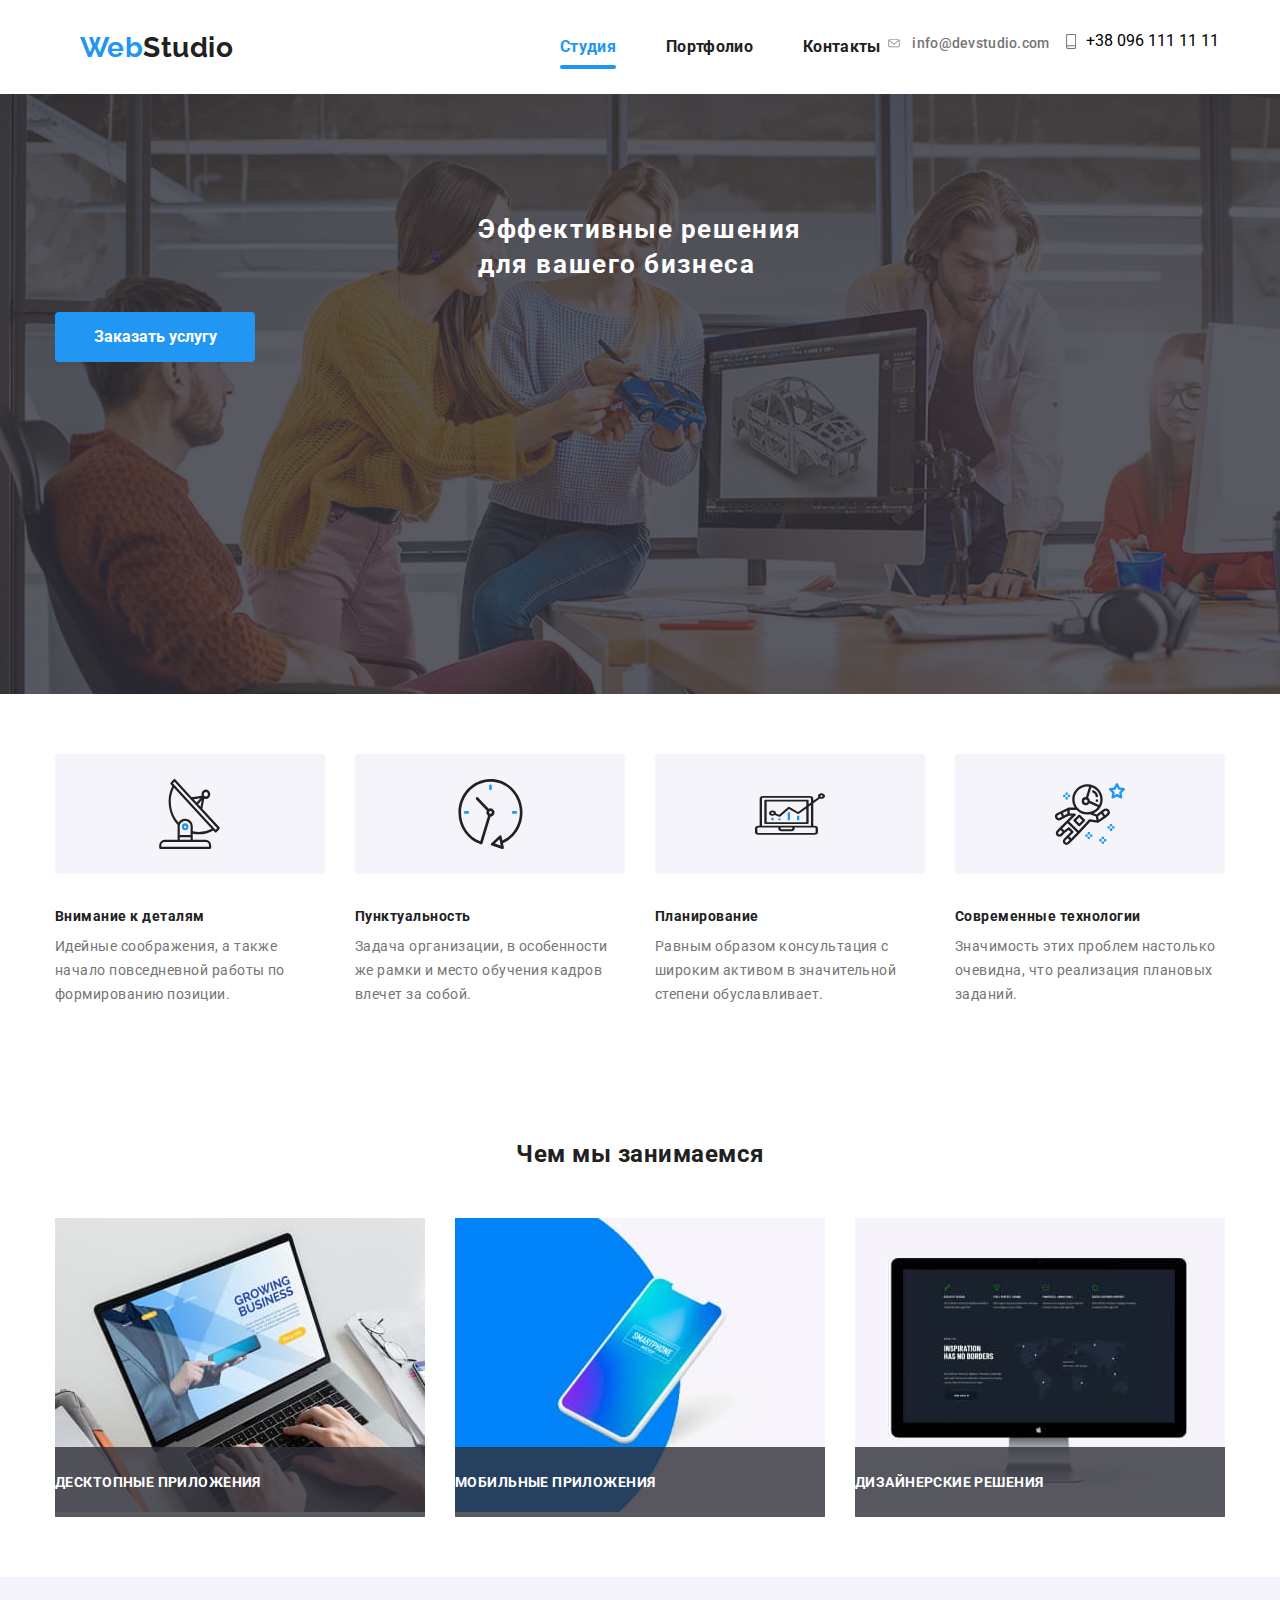
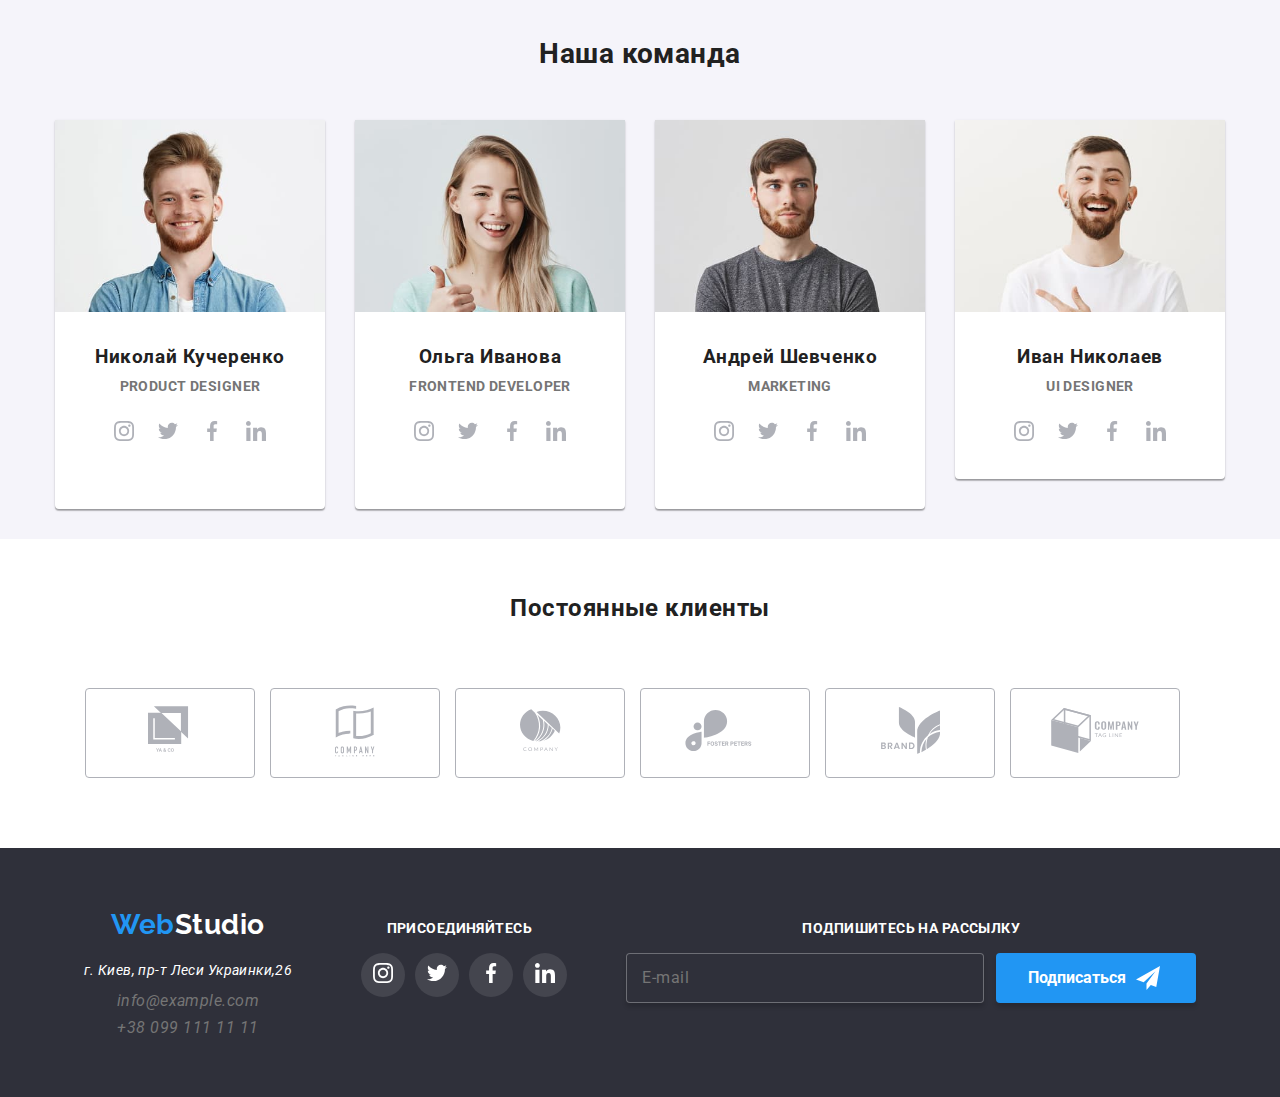
<file: index.html>
<!DOCTYPE html>
<html lang="ru">
  <head>
    <meta charset="UTF-8" />
    <meta name="viewport" content="width=device-width, initial-scale=1.0" />
    <title>Homework#1</title>
    <link href="https://fonts.googleapis.com/css2?family=Raleway:wght@400;700&family=Roboto:wght@400;700;900&display=swap" rel="stylesheet">
    <link rel="stylesheet" href="https://cdnjs.cloudflare.com/ajax/libs/modern-normalize/0.6.0/modern-normalize.min.css">
    <link rel="stylesheet" href="./css/main.min.css">
  </head>
  <body>
    <!-- header -->
      <header>
        <div class="header">
            <div class="container">
              <nav class="nav">
                <a class="logo" href="./index.html">Web<span class="black-logo">Studio</span></a>
                <button type="button" class="menu-button is-open" aria-expanded="false" aria-controls="menu-container"
                  data-menu-button>
                  <svg width="24px" height="24px" aria-label="menu-button">
                    <use class="icon-menu" href="./img/sprite3.svg#icon-menu_24px"></use>
                    <use class="icon-close" href="./img/sprite3.svg#icon-close_24px"></use>
                  </svg>
                </button>
                <div class="menu-container" id="menu-container" data-menu>
                <ul class="list-nav">
                  <li><a class="nav-text current " href="">Студия</a></li>
                  <li><a class="nav-text " href="./portfolio.html">Портфолио</a></li>
                  <li><a class="nav-text " href="">Контакты</a></li>
                </ul>
              <address class="flex adress">
                <div>
                  <button class="mail-button">
                    <svg class="mail-button-icon">
                      <use href="./img/sprite2.svg#icon-envelope"></use>
                    </svg>
                    <a class="e-mail-address" href="info@devstudio.com">info@devstudio.com</a>
                  </button>
                  <button class="mail-button">
                    <svg class="phone-icon">
                      <use href="./img/sprite2.svg#icon-phone"></use>
                    </svg>
                    <span>+38 096 111 11 11</span>
                  </button>
                </div>
              </address>
            </div>
            </nav>
          </div>
          </div>
      </header>
    <main>
    <!-- решения для бизнеса -->
      <section class="overlay thumb">
        <div class="container hero">
          
          <h1  class="hero-title">Эффективные решения <br> для вашего бизнеса</h1>
            <button data-modal-open class="button primary">Заказать услугу</button>
              <div data-modal class="backdrop is-hidden">
                <div class="modal">
                  <h1 class="modal-title">Оставьте свои данные, мы вам перезвоним</h1>
                    <form class="form">
                      <svg data-modal-close  class="icon-cross">
                        <use href="./img/sprite3.svg#icon-cross"></use>
                      </svg>
                      <ul>
                        <li class="form-field">
                          <input class="space" type="text" name="name" id="name" placeholder=" ">
                          <label class="label" for="name">Имя</label>
                          <svg class="name icon">
                            <use href="./img/sprite3.svg#icon-name"></use>
                          </svg>
                        </li>
                        <li class="form-field">
                          <input class="space" type="text" name="tel" id="tel" placeholder=" ">
                          <label class="label" for="tel">Телефон</label>
                          <svg class="tel icon">
                            <use href="./img/sprite3.svg#icon-phone2"></use>
                          </svg>
                        </li>
                        <li class="form-field">
                          <input class="space" type="text" name="e-mail" id="e-mail" placeholder=" ">
                          <label class="label" for="e-mail">Почта</label>
                          <svg class="e-mail icon">
                            <use href="./img/sprite3.svg#icon-e-mail"></use>
                          </svg>
                        </li>
                      </ul>
                      <div class="comment">
                        <input class="comment-space" type="text" name="comment" id="comment">
                        <label class="label-comment" for="comment">Комментарий</label>
                      </div>
                      <div>
                        <label class="accept">
                          <input type="checkbox" name="checkbox">
                          <span class="accept-icon">Соглашаюсь с рассылкой и принимаю <a class="accent" href="">Условия договора</a></span>
                        </label>
                      </div>
                    
                  <button class="button primary">Отправить</button>
                  </form>
                </div>
              </div>
        </div>
      </section>
        <section class="section">
          <div class="container">
            <h2 class="no-margin opacity">Наши преимущества</h2>
              <ul class="set">
                <li class="set-items">
                  <svg class="antenna"></svg>
                  
                    <h3 class="section-title">Внимание к деталям</h3>
                      <p class="paragraph">
                      Идейные соображения, а также начало повседневной работы по
                        формированию позиции.
                    </p>
                </li>
                <li class="set-items">
                  <svg class="clock"></svg>
                  
                    <h3 class="section-title">Пунктуальность</h3>
                      <p class="paragraph">
                        Задача организации, в особенности же рамки и место обучения кадров
                        влечет за собой.
                      </p>
                </li>
                <li class="set-items">
                  <svg class="diagram"></svg>
                  
                    <h3 class="section-title">Планирование</h3>
                      <p class="paragraph">
                        Равным образом консультация с широким активом в значительной
                        степени обуславливает.
                      </p>
                </li>
                <li class="set-items">
                  <svg class="astronaut"></svg>
                  
                    <h3 class="section-title">Современные технологии</h3>
                      <p class="paragraph">
                        Значимость этих проблем настолько очевидна, что реализация
                        плановых заданий.
                      </p>
                  </li>
                </ul>
            </div>
        </section>
    <!-- чем мы занимаемся -->
      <section class="section activity">
        <div class="container">
          <h2>Чем мы занимаемся</h2>
          <ul class="flex center just-cont">
            <li>
              
                <a href="">
                  <div class="section-item">
                <img srcset="./img/images/activity1.jpg 1x,
                        ./img/images/activity1@2x.jpg 2x"
                  src="./img/images/activity1.jpg" 
                  alt="Десктопные приложения"
                  width="370px" />
                <p class="section-text">Десктопные приложения</p>
              </div>
              </a>
            </li>
            <li>
              <a href="">
                <div class="section-item">
                <img
                srcset="./img/images/activity2.jpg 1x,
                        ./img/images/activity2@2x.jpg 2x"
                  src="./img/images/activity2.jpg"
                  alt="Мобильные приложения"
                  width="370px"/>
                <p class="section-text">Мобильные приложения</p>
              </div>
              </a>
            </li>
            <li>
              <a href="">
                <div class="section-item">
                <img
                  srcset="./img/images/activity3.jpg 1x,
                        ./img/images/activity3@2x.jpg 2x"
                  src="./img/images/activity3.jpg"
                  alt="Дизайнерские решения"
                  width="370px"/>
                  <p class="section-text">Дизайнерские решения</p>
                </div>
                </a>
            </li>
          </ul>
        </div>
      </section>
    <!-- наша команда -->
      <section class="team-background">
        <div class="container">
          <h2 class="our-team">Наша команда</h2>
          <ul class="set" lang="en">
            <li class="white-background set-items">
              <a href="">
                <img class="photo" srcset="./img/images/member1.jpg 1x,
                                          ./img/images/member1@2x.jpg 2x," 
                                          src="./img/images/member1.jpg" alt="Николай Кучеренко"
                                          width="450px" 
                                          /></a>
              <h3 class="interactive black-text">Николай Кучеренко</h3>
              <h4 class="position">Product Designer</h4>
              <ul class="social-links">
                <li>
                  <button class="social">
                    <svg class="social-icon">
                    <use href="./img/sprite.svg#icon-instagram"></use>
                    </svg>
                  </button>
                </li>
                <li>
                <button class="social">
                  <svg class="social-icon">
                    <use href="./img/sprite.svg#icon-twitter"></use>
                  </svg>
                </button>
                </li>
                <li>
                  <button class="social">
                    <svg class="social-icon">
                      <use href="./img/sprite.svg#icon-facebook"></use>
                    </svg>
                  </button>
                </li>
                <li>
                  <button class="social">
                    <svg class="social-icon">
                      <use href="./img/sprite.svg#icon-linkedin"></use>
                    </svg>
                  </button>
                </li>
              </ul>
            </li>
            <li class="white-background set-items">
              <a href="">
                <img class="photo" srcset="./img/images/member2.jpg 1x,
                                          ./img/images/member2@2x.jpg 2x" src="./img/images/member2.jpg" alt="Ольга Иванова"
                  width="450px" /></a>
              <h3 class="interactive black-text">Ольга Иванова</h3>
              <h4 class="position">Frontend Developer</h4>
              <ul class="social-links">
                <li>
                  <button class="social">
                    <svg class="social-icon">
                      <use href="./img/sprite.svg#icon-instagram"></use>
                    </svg>
                  </button>
                </li>
                <li>
                  <button class="social">
                    <svg class="social-icon">
                      <use href="./img/sprite.svg#icon-twitter"></use>
                    </svg>
                  </button>
                </li>
                <li>
                  <button class="social">
                    <svg class="social-icon">
                      <use href="./img/sprite.svg#icon-facebook"></use>
                    </svg>
                  </button>
                </li>
                <li>
                  <button class="social">
                    <svg class="social-icon">
                      <use href="./img/sprite.svg#icon-linkedin"></use>
                    </svg>
                  </button>
                </li>
              </ul>
            </li>
            <li class="white-background set-items">
              <a href="">
                <img class="photo"
                srcset="./img/images/member3.jpg 1x,
                        ./img/images/member3@2x.jpg 2x"
                    src="./img/images/member3.jpg" alt="Андрей Шевченко" width="450px"
              /></a>
              <h3 class="interactive black-text">Андрей Шевченко</h3>
              <h4 class="position">Marketing</h4>
              <ul class="social-links">
                <li>
                  <button class="social">
                    <svg class="social-icon">
                      <use href="./img/sprite.svg#icon-instagram"></use>
                    </svg>
                  </button>
                </li>
                <li>
                  <button class="social">
                    <svg class="social-icon">
                      <use href="./img/sprite.svg#icon-twitter"></use>
                    </svg>
                  </button>
                </li>
                <li>
                  <button class="social">
                    <svg class="social-icon">
                      <use href="./img/sprite.svg#icon-facebook"></use>
                    </svg>
                  </button>
                </li>
                <li>
                  <button class="social">
                    <svg class="social-icon">
                      <use href="./img/sprite.svg#icon-linkedin"></use>
                    </svg>
                  </button>
                </li>
              </ul>
            </li>
          <li class="white-background set-items">
              <a href="">
                <img class="photo" 
                    srcset="./img/images/member4.jpg 1x,
                            ./img/images/member4@2x.jpg 2x" 
                      src="./img/images/member4.jpg" alt="Иван Николаев"
                  width="450px" /></a>
              <h3 class="interactive black-text">Иван Николаев</h3>
              <h4 class="position">UI Designer</h4>
              <ul class="social-links">
                <li>
                  <button class="social">
                    <svg class="social-icon">
                      <use href="./img/sprite.svg#icon-instagram"></use>
                    </svg>
                  </button>
                </li>
                <li>
                  <button class="social">
                    <svg class="social-icon">
                      <use href="./img/sprite.svg#icon-twitter"></use>
                    </svg>
                  </button>
                </li>
                <li>
                  <button class="social">
                    <svg class="social-icon">
                      <use href="./img/sprite.svg#icon-facebook"></use>
                    </svg>
                  </button>
                </li>
                <li>
                  <button class="social">
                    <svg class="social-icon">
                      <use href="./img/sprite.svg#icon-linkedin"></use>
                    </svg>
                  </button>
                </li>
              </ul>
            </li>
          </ul>
        </div>
      </section>
    <!-- постоянные клиенты -->
      <section>
        <div class="clients-container">
        <h2>Постоянные клиенты</h2>
        <ul class="clients">
          <li>
            <button class="button-client">
              <svg class="button-icon-one">
              <use href="./img/sprite.svg#icon-logo1"></use>
              </svg>
            </button>
          </li>
          <li>
            <button class="button-client">
              <svg class="button-icon-two">
                <use href="./img/sprite.svg#icon-logo2"></use>
              </svg>
            </button>
          </li>
          <li>
            <button class="button-client">
              <svg class="button-icon-three">
                <use href="./img/sprite.svg#icon-logo3"></use>
              </svg>
            </button>
          </li>
          <li>
            <button class="button-client">
              <svg class="button-icon-four">
                <use href="./img/sprite.svg#icon-logo4"></use>
              </svg>
            </button>
          </li>
          <li>
          <button class="button-client">
            <svg class="button-icon-five">
              <use href="./img/sprite.svg#icon-logo5"></use>
            </svg>
          </button>
          </li>
          <li>
            <button class="button-client">
              <svg class="button-icon-six">
                <use href="./img/sprite.svg#icon-logo6"></use>
              </svg>
            </button>
          </li>
        </ul>
        </div>
      </section>
    </main>
    <!-- футер -->
    <footer class="bgcolor">
        <div class="container set">
          <div class="footer-address">
            <a class="logo" href="./index.html">Web<span class="white">Studio</span></a>
              <address>
                <ul>
                  <li class="text-address">г. Киев, пр-т Леси Украинки,26</li>
                  <li class="mail-address">info@example.com</li>
                  <li class="phone-number">+38 099 111 11 11</li>
                </ul>
              </address>
          </div>
          <div class="join">
            <h4>присоединяйтесь</h4>
          <ul class="flex social-links">
            <li>
              <button class="social-footer">
                <svg class="social-footer-icon">
                  <use href="./img/sprite.svg#icon-instagram"></use>
                </svg>
              </button>
            </li>
            <li>
              <button class="social-footer">
                <svg class="social-footer-icon">
                  <use href="./img/sprite.svg#icon-twitter"></use>
                </svg>
              </button>
            </li>
            <li>
              <button class="social-footer">
                <svg class="social-footer-icon">
                  <use href="./img/sprite.svg#icon-facebook"></use>
                </svg>
              </button>
            </li>
            <li>
              <button class="social-footer">
                <svg class="social-footer-icon">
                  <use href="./img/sprite.svg#icon-linkedin"></use>
                </svg>
              </button>
            </li>
          </ul>
          </div>
          <div class="subscribe-section">
            <h4 class="footer">Подпишитесь на рассылку</h4>
            
            <form class="e-mail-button"  action="e-mail">
              <input class="subscribe" type="text" name="e-mail" placeholder=" " >
              <label class="e-mail" for="e-mail">E-mail</label>
              
            
              <button class="send ">Подписаться
                <svg class="send-icon">
                  <use href="./img/sprite3.svg#icon-icon-send"></use>
                </svg>
              </button>
            </form>
          
        </div>
        </div>
    </footer>
    <script src="./js/modal.js"></script>
  </body>
</html>
</file>
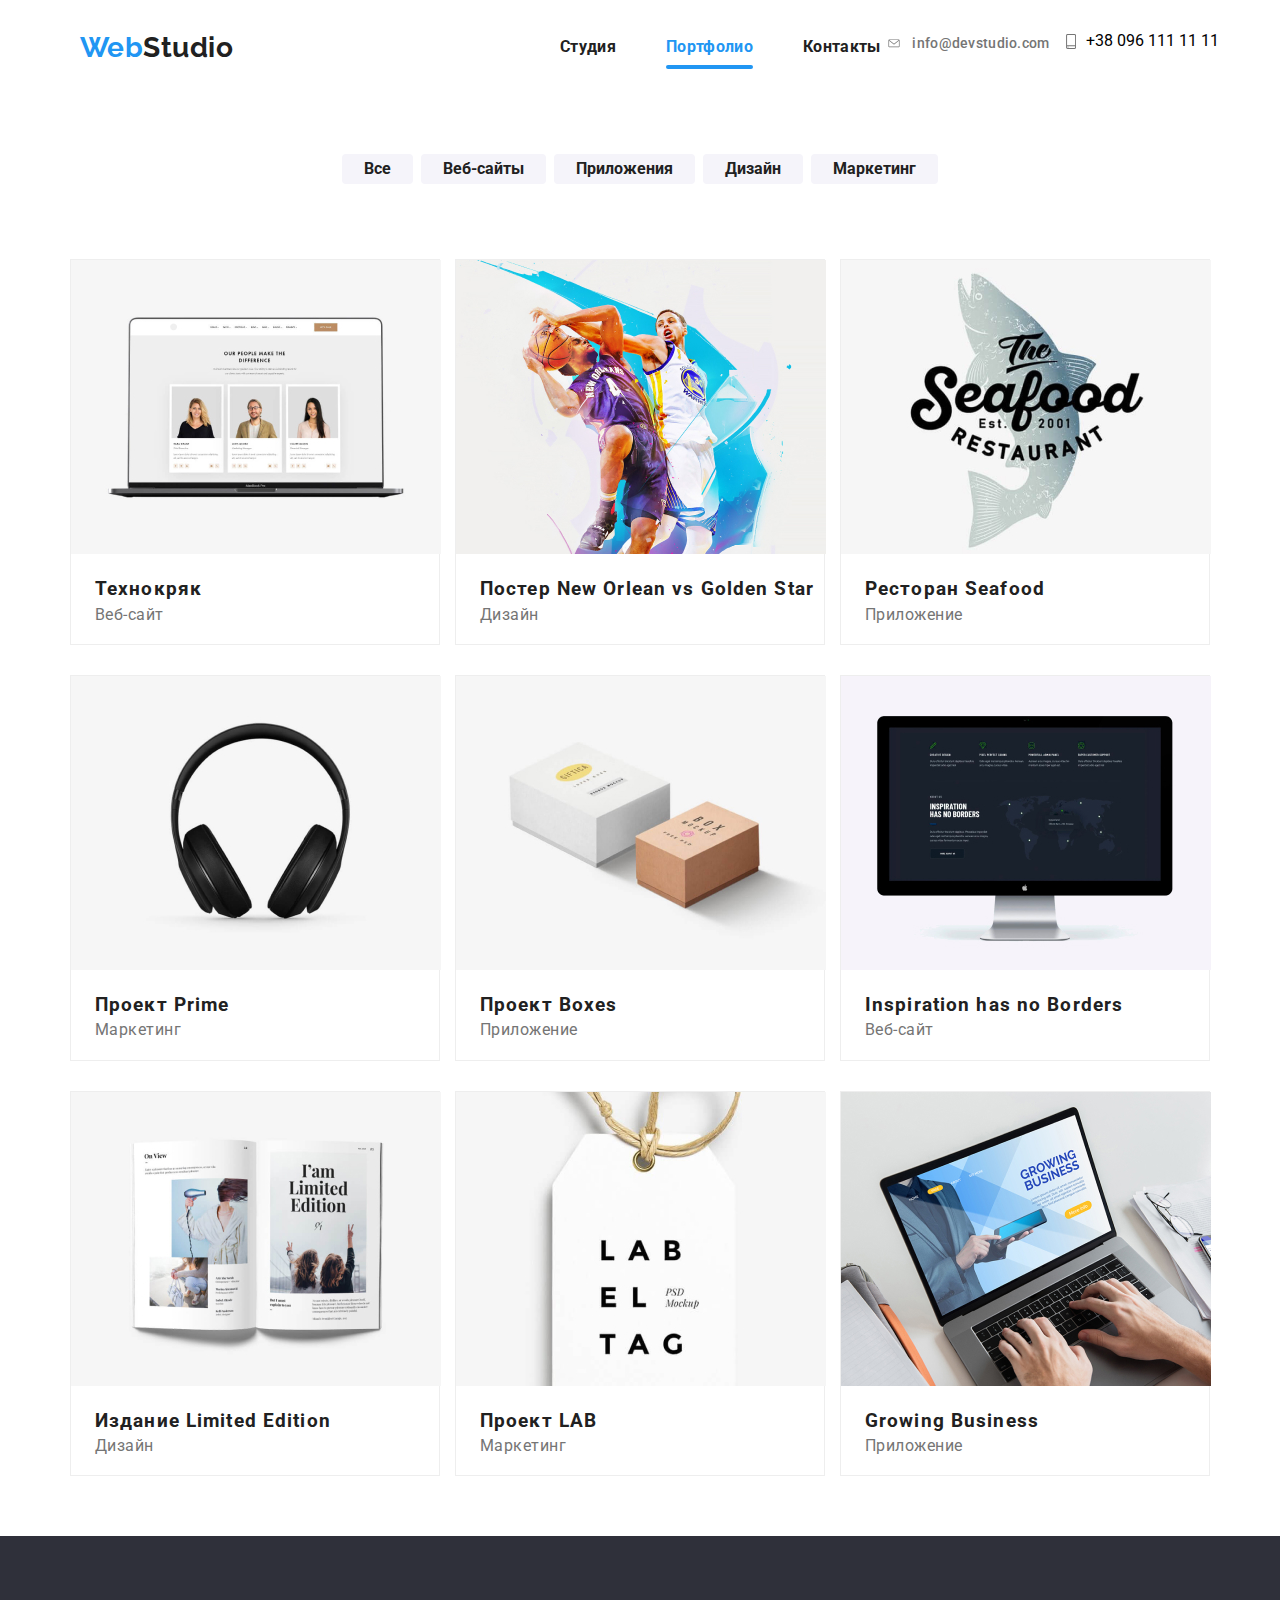
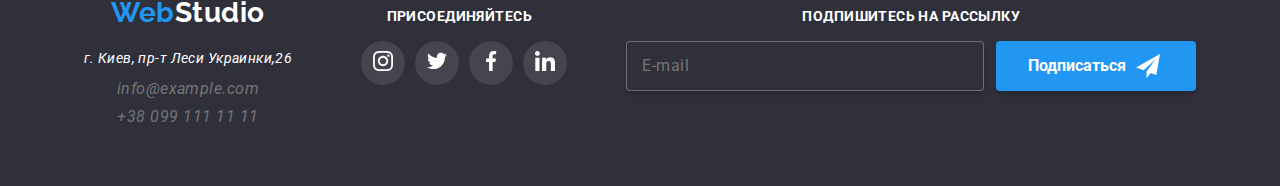
<file: portfolio.html>
<!DOCTYPE html>
<html lang="ru">
  <head>
    <meta charset="UTF-8" />
    <meta name="viewport" content="width=device-width, initial-scale=1.0" />
    <title>Document</title>
    <link href="https://fonts.googleapis.com/css2?family=Raleway:wght@400;700&family=Roboto:wght@400;700;900&display=swap"
      rel="stylesheet">
    <link rel="stylesheet" href="https://cdnjs.cloudflare.com/ajax/libs/modern-normalize/0.6.0/modern-normalize.min.css">
    <link rel="stylesheet" href="./css/main.min.css" />
  <body>
    <!-- header -->
    <header>
      <div class="header">
        <div class="container">
          <nav class="nav">
            <a class="logo" href="./index.html">Web<span class="black-logo">Studio</span></a>
            <button type="button" class="menu-button is-open" aria-expanded="false" aria-controls="menu-container"
              data-menu-button>
              <svg width="24px" height="24px" aria-label="menu-button">
                <use class="icon-menu" href="./img/sprite3.svg#icon-menu_24px"></use>
                <use class="icon-close" href="./img/sprite3.svg#icon-close_24px"></use>
              </svg>
            </button>
            <div class="menu-container" id="menu-container" data-menu>
          <ul class="list flex">
            <li><a class="nav-text interactive" href="./index.html">Студия</a></li>
            <li><a class="nav-text interactive current" href="">Портфолио</a></li>
            <li><a class="nav-text interactive" href="">Контакты</a></li>
          </ul>
          <address class="flex adress">
            <div>
              <button class="mail-button">
                <svg class="mail-button-icon">
                  <use href="./img/sprite2.svg#icon-envelope"></use>
                </svg>
                <a class="e-mail-address" href="info@devstudio.com">info@devstudio.com</a>
              </button>
              <button class="mail-button">
                <svg class="phone-icon">
                  <use href="./img/sprite2.svg#icon-phone"></use>
                </svg>
                <span>+38 096 111 11 11</span>
              </button>
            </div>
          </address>
        </div>
        </nav>
        </div>
      </div>
    </header>
    <main>
      <!-- upper navigation -->
      <section>
        <div>
          <ul class="nav-container">
            <li>
              <button class="portfolio-nav m-n">Все</button>
            </li>
            <li>
              <button class="portfolio-nav m-n">Веб-сайты</button>
            </li>
            <li>
              <button class="portfolio-nav m-n">Приложения</button>
            </li>
            <li>
              <button class="portfolio-nav m-n">Дизайн</button>
            </li>
            <li>
              <button class="portfolio-nav">Маркетинг</button>
            </li>
          </ul>
        </div>
      </section>
      <!-- our projects -->
      
      <section>
        <div class="container">
        <h1 class="opacity">Наши проекты</h1>
        <ul class="flex-container set">
          <li class="flex-element border set-item">
            <a href="">
              <div class="our-projects wow ">
                <img class="pic" src="./img/portfolio-images/img1.jpg" alt="Технокряк" />
                <div class="projects-overlay">
                <p class="projects-description">
                  Технокряк это современная площадка распространения коронавируса.
                  Компании используют эту платформу для цифрового шпионажа и атак на
                  защищённые сервера конкурентов.
              </p></div>
            </div>
            <h3 class="interactive black-item">Технокряк</h3>
            </a>
            <div class="kind-of-projects">Веб-сайт</div>
            
          </li>
          <li class="flex-element border set-item">
            <a href="">
              <div class="our-projects wow">
                <img class="pic"
                src="./img/portfolio-images/img2.jpg"
                alt="Постер New Orlean vs Golden Star"/>
                <div class="projects-overlay">
                  <p class="projects-description">
                    Технокряк это современная площадка распространения коронавируса.
                    Компании используют эту платформу для цифрового шпионажа и атак на
                    защищённые сервера конкурентов.
                  </p>
                </div>
              </div>
            <h3 class="interactive black-item">Постер New Orlean vs Golden Star</h3></a>
            <div class="kind-of-projects">Дизайн</div>
          </li>
          <li class="flex-element border set-item">
            <a href="">
              <div class="our-projects wow">
              <img class="pic"
                src="./img/portfolio-images/img3.jpg"
                alt="Ресторан Seafood"/>
                <div class="projects-overlay">
                <p class="projects-description">
                  Технокряк это современная площадка распространения коронавируса.
                  Компании используют эту платформу для цифрового шпионажа и атак на
                  защищённые сервера конкурентов.
                </p>
                </div>
                </div>
              <h3 class="interactive black-item">Ресторан Seafood</h3></a>
            <div class="kind-of-projects">Приложение</div>
            
          </li>
          <li class="flex-element border set-item">
            <a href="">
              <div class="our-projects wow">
              <img class="pic" src="./img/portfolio-images/img4.jpg" alt="Проект Prime"/>
              <div class="projects-overlay">
              <p class="projects-description">
                Технокряк это современная площадка распространения коронавируса.
                Компании используют эту платформу для цифрового шпионажа и атак на
                защищённые сервера конкурентов.
              </p>
              </div>
              </div>
              <h3 class="interactive black-item">Проект Prime</h3>
              </a>
            <div class="kind-of-projects">Маркетинг</div>
          
          </li>
          <li class="flex-element border set-item">
            <a href="">
              <div class="our-projects wow">
              <img class="pic" src="./img/portfolio-images/img5.jpg" alt="Проект Boxes"/>
              <div class="projects-overlay">
              <p class="projects-description">
                Технокряк это современная площадка распространения коронавируса.
                Компании используют эту платформу для цифрового шпионажа и атак на
                защищённые сервера конкурентов.
              </p>
              </div>
              </div>
              <h3 class="interactive black-item">Проект Boxes</h3>
              </a>
            <div class="kind-of-projects">Приложение</div>
            
          </li>
          <li class="flex-element border set-item">
            <a href="">
              <div class="our-projects wow">
              <img class="pic"
                src="./img/portfolio-images/img6.jpg"
                alt="Inspiration has no Borders"/>
                <div class="projects-overlay">
              <p class="projects-description">
                Технокряк это современная площадка распространения коронавируса.
                Компании используют эту платформу для цифрового шпионажа и атак на
                защищённые сервера конкурентов.
              </p>
              </div>
              </div>
              <h3 class="interactive black-item">Inspiration has no Borders</h3>
              </a>
            <div class="kind-of-projects">Веб-сайт</div>
            
          </li>
          <li class="flex-element border set-item">
            <a href="">
              <div class="our-projects wow">
              <img class="pic"
                src="./img/portfolio-images/img7.jpg"
                alt="Издание Limited Edition"/>
                <div class="projects-overlay">
              <p class="projects-description">
                Технокряк это современная площадка распространения коронавируса.
                Компании используют эту платформу для цифрового шпионажа и атак на
                защищённые сервера конкурентов.
              </p>
              </div>
              </div>
              <h3 class="interactive black-item">Издание Limited Edition</h3>
              </a>
            <div class="kind-of-projects">Дизайн</div>
            
          </li>
          <li class="flex-element border set-item">
            <a href="">
              <div class="our-projects wow">
              <img class="pic" src="./img/portfolio-images/img8.jpg" alt="Проект LAB" />
              <div class="projects-overlay">
              <p class="projects-description">
                Технокряк это современная площадка распространения коронавируса.
                Компании используют эту платформу для цифрового шпионажа и атак на
                защищённые сервера конкурентов.
              </p>
              </div>
              </div>
              <h3 class="interactive black-item">Проект LAB</h3>
            </a>
            <div class="kind-of-projects">Маркетинг</div>
            </li>
          <li class="flex-element border set-item">
            <a href="">
              <div class="our-projects wow">
              <img class="pic"
                src="./img/portfolio-images/img9.jpg"
                alt="Growing Business"/>
                <div class="projects-overlay">
                <p class="projects-description">Технокряк это современная площадка распространения коронавируса.
                Компании используют эту платформу для цифрового шпионажа и атак на
                защищённые сервера конкурентов.</p>
                </div>
              </div>
              <h3 class="interactive black-item">Growing Business</h3>
            </a>
            <div class="kind-of-projects">Приложение
            </div>
          </li>
        </ul>
        </div>
      </section>
    </main>
    <!-- footer -->
  <footer class="bgcolor">
    <div class="container set">
      <div class="footer-address">
        <a class="logo" href="./index.html">Web<span class="white">Studio</span></a>
        <address>
          <ul>
            <li class="text-address">г. Киев, пр-т Леси Украинки,26</li>
            <li class="mail-address">info@example.com</li>
            <li class="phone-number">+38 099 111 11 11</li>
          </ul>
        </address>
      </div>
      <div class="join">
        <h4>присоединяйтесь</h4>
        <ul class="flex social-links">
          <li>
            <button class="social-footer">
              <svg class="social-footer-icon">
                <use href="./img/sprite.svg#icon-instagram"></use>
              </svg>
            </button>
          </li>
          <li>
            <button class="social-footer">
              <svg class="social-footer-icon">
                <use href="./img/sprite.svg#icon-twitter"></use>
              </svg>
            </button>
          </li>
          <li>
            <button class="social-footer">
              <svg class="social-footer-icon">
                <use href="./img/sprite.svg#icon-facebook"></use>
              </svg>
            </button>
          </li>
          <li>
            <button class="social-footer">
              <svg class="social-footer-icon">
                <use href="./img/sprite.svg#icon-linkedin"></use>
              </svg>
            </button>
          </li>
        </ul>
      </div>
      <div class="subscribe-section">
        <h4 class="footer">Подпишитесь на рассылку</h4>
  
        <form class="e-mail-button" action="e-mail">
          <input class="subscribe" type="text" name="e-mail" placeholder=" ">
          <label class="e-mail" for="e-mail">E-mail</label>
  
  
          <button class="send ">Подписаться
            <svg class="send-icon">
              <use href="./img/sprite3.svg#icon-icon-send"></use>
            </svg>
          </button>
        </form>
  
      </div>
    </div>
  </footer>
  <script src="./js/modal.js"></script>
  </body>
</html>
</file>
<file: css/main.min.css>
html{-webkit-box-sizing:border-box;box-sizing:border-box}ul{list-style:none;-webkit-padding-start:0;padding-inline-start:0;-webkit-margin-before:0;margin-block-start:0;-webkit-margin-after:0;margin-block-end:0}a{text-decoration:none}h1,h2,h3,h4,ul,p{margin-top:0}body{background:#ffffff;font-family:"Roboto", sans-serif;color:#757575;letter-spacing:0.03em;font-size:16px;line-height:1.2}.pad{padding-top:94px;padding-bottom:94px}.container{margin-left:auto;margin-right:auto;padding-left:15px;padding-right:15px;-webkit-box-pack:center;-ms-flex-pack:center;justify-content:center}@media screen and (min-width: 480px){.container{width:480px}}@media screen and (min-width: 768px){.container{width:768px}}@media screen and (min-width: 1200px){.container{width:1200px;padding-left:15px;padding-right:15px}}section{margin-bottom:60px}.flex{display:-webkit-box;display:-ms-flexbox;display:flex;-webkit-box-align:center;-ms-flex-align:center;align-items:center}.button{font-family:inherit;display:inline-block;border-radius:4px;margin:0;padding:0}.form-field{position:relative}h2{color:#212121;margin-top:0;margin-bottom:50px;text-align:center}h3{margin-bottom:10px}h4{margin-bottom:16px;font-style:normal;font-weight:bold;font-size:14px;line-height:1.2;letter-spacing:0.03em;text-transform:uppercase}@media screen and (min-width: 768px){.set{width:738px;display:-webkit-box;display:-ms-flexbox;display:flex;-ms-flex-wrap:wrap;flex-wrap:wrap;-webkit-box-pack:center;-ms-flex-pack:center;justify-content:center}}@media screen and (min-width: 1200px){.set{width:1170px;display:-webkit-box;display:-ms-flexbox;display:flex;-ms-flex-wrap:wrap;flex-wrap:wrap}}.logo{display:block;font-family:"Raleway", sans-serif;font-weight:700;color:#2196f3;font-size:24px;line-height:1.2;margin-top:16px;margin-bottom:16px;width:141px;height:28px}@media screen and (min-width: 768px){.logo{margin-top:26px;margin-bottom:26px}}@media screen and (min-width: 1200px){.logo{margin-top:24px;margin-bottom:24px;margin-left:25px;margin-right:85px;width:153px;height:31px;font-size:28px}}.black-logo{color:#212121}.nav-text.current{color:#2196f3}.no-margin{margin-bottom:0}@media screen and (max-width: 767px){.menu-container{width:480px;display:none;position:absolute;content:" ";background-color:#fff;left:0;top:60px;width:100%;padding:15px;text-align:center;border:1px solid #ECECEC}}.menu-container.is-open{display:block}@media screen and (min-width: 768px){.menu-container{display:-webkit-box;display:-ms-flexbox;display:flex;-webkit-box-align:center;-ms-flex-align:center;align-items:center}}@media screen and (min-width: 768px){.list-nav{display:-webkit-box;display:-ms-flexbox;display:flex;-webkit-box-align:center;-ms-flex-align:center;align-items:center}}@media screen and (min-width: 1200px){.list-nav{max-width:1200px}}.nav-text{color:#212121;font-family:"Roboto", sans-serif;font-weight:700;letter-spacing:0.02em;margin-left:50px;display:block}@media screen and (max-width: 767px){.nav-text:last-child{margin-bottom:60px}.nav-text:not(:last-child){margin-bottom:40px}.nav-text:first-child{padding-bottom:8px}}.nav-text:hover,.nav-text:focus{color:#2196f3;-webkit-transition:250ms cubic-bezier(0.4, 0, 0.2, 1);transition:250ms cubic-bezier(0.4, 0, 0.2, 1)}.current{position:relative;display:block}.current::after{content:"";width:100%;height:4px;position:absolute;display:block;top:28px;left:0;background-color:#2196f3;border-radius:2px}@media screen and (max-width: 767px){.current::after{left:230px;bottom:8px;width:61px}}.header-margin{margin-bottom:94px}.header{position:relative;display:-webkit-box;display:-ms-flexbox;display:flex;-webkit-box-pack:justify;-ms-flex-pack:justify;justify-content:space-between}@media screen and (min-width: 768px){.header{-webkit-box-align:center;-ms-flex-align:center;align-items:center}}.adress{display:-webkit-box;display:-ms-flexbox;display:flex;-webkit-box-orient:vertical;-webkit-box-direction:normal;-ms-flex-direction:column;flex-direction:column;-webkit-box-align:center;-ms-flex-align:center;align-items:center}@media screen and (min-width: 1200px){.adress{margin-left:auto}}.phone-numbers{font-size:18px;line-height:1.2;color:#757575}.mail-button{display:-webkit-inline-box;display:-ms-inline-flexbox;display:inline-flex;-webkit-box-align:center;-ms-flex-align:center;align-items:center;border-style:none;background-color:#fff;text-decoration:none;margin-bottom:10px;cursor:pointer}@media screen and (min-width: 1200px){.mail-button{padding-top:32px;padding-bottom:32px}}.mail-button-icon{height:11.2px;width:16px;margin-right:10px;fill:#757575}.mail-button:hover .mail-button-icon{fill:#2196f3;-webkit-transition:250ms cubic-bezier(0.4, 0, 0.2, 1);transition:250ms cubic-bezier(0.4, 0, 0.2, 1)}.phone-icon{height:15px;width:10px;margin-right:10px;fill:#757575}.mail-button:hover .phone-icon{fill:#2196f3;-webkit-transition:250ms cubic-bezier(0.4, 0, 0.2, 1);transition:250ms cubic-bezier(0.4, 0, 0.2, 1)}.e-mail-address{color:#757575;font-weight:500;font-size:14px;line-height:1.2;letter-spacing:0.02em}.mail-button:hover .e-mail-address{color:#2196f3;-webkit-transition:250ms cubic-bezier(0.4, 0, 0.2, 1);transition:250ms cubic-bezier(0.4, 0, 0.2, 1)}.header .nav{display:-webkit-box;display:-ms-flexbox;display:flex;-webkit-box-align:center;-ms-flex-align:center;align-items:center;-webkit-box-pack:justify;-ms-flex-pack:justify;justify-content:space-between}.menu-button{display:-webkit-inline-box;display:-ms-inline-flexbox;display:inline-flex;margin:0;padding:0;cursor:pointer}.menu-button:hover{fill:#2196f3}@media screen and (min-width: 768px){.menu-button{display:none}}.menu-button>.icon-close{display:none}.menu-button.is-open.icon-close{display:block}.menu-button.is-open.icon-menu{display:none}.thumb{display:block;max-width:100%;height:auto;overflow:hidden;margin-left:auto;margin-right:auto}.overlay{width:100%;background-image:-webkit-gradient(linear, left top, right top, from(rgba(47,48,58,0.8)), to(rgba(47,48,58,0.8))),url("../img/images/Header-for-phone.jpg");background-image:linear-gradient(to right, rgba(47,48,58,0.8), rgba(47,48,58,0.8)),url("../img/images/Header-for-phone.jpg");background-size:cover;background-repeat:no-repeat}@media screen and (-webkit-min-device-pixel-ratio: 2), screen and (min-resolution: 2dppx){.overlay .overlay{background-image:url("../img/images/Header-for-phone@2x.jpg")}}@media screen and (min-width: 768px){.overlay{width:768px;height:400px;background-image:-webkit-gradient(linear, left top, right top, from(rgba(47,48,58,0.8)), to(rgba(47,48,58,0.8))),url("../img/images/Header-tablet.jpg");background-image:linear-gradient(to right, rgba(47,48,58,0.8), rgba(47,48,58,0.8)),url("../img/images/Header-tablet.jpg");background-size:cover}}@media screen and (min-width: 768px) and (-webkit-min-device-pixel-ratio: 2), screen and (min-width: 768px) and (min-resolution: 2dppx){.overlay .overlay{background-image:url("../img/images/Header-tablet@2x.jpg")}}@media screen and (min-width: 1200px){.overlay{width:1600px;height:600px;background-image:-webkit-gradient(linear, left top, right top, from(rgba(47,48,58,0.8)), to(rgba(47,48,58,0.8))),url("../img/images/Header-desctop.jpg");background-image:linear-gradient(to right, rgba(47,48,58,0.8), rgba(47,48,58,0.8)),url("../img/images/Header-desctop.jpg");background-size:cover}}@media screen and (min-width: 1200px) and (-webkit-min-device-pixel-ratio: 2), screen and (min-width: 1200px) and (min-resolution: 2dppx){.overlay .overlay{background-image:url("../img/images/Header-desctop@2x.jpg")}}.hero-title{display:-webkit-box;display:-ms-flexbox;display:flex;-webkit-box-pack:center;-ms-flex-pack:center;justify-content:center;font-weight:900px;font-size:26px;line-height:1.36;letter-spacing:0.06em;color:#fff;margin-top:118px;margin-left:60px;margin-right:60px;margin-bottom:30px;padding-bottom:0px}.hero-order{font-weight:700;font-size:16px;line-height:1.87px;letter-spacing:0.06em;margin-top:30px;margin-bottom:200px;margin-right:auto;margin-left:auto}.button.primary{color:#fff;background-color:#2196f3;font-weight:700;font-size:16px;line-height:30px;cursor:pointer;padding:10px 32px;border:none;width:200px;height:50px}.modal{position:absolute;left:15px;top:93px;width:450px;height:581px;-webkit-box-shadow:0px 2px 1px rgba(0,0,0,0.2),0px 1px 1px rgba(0,0,0,0.14),0px 1px 3px rgba(0,0,0,0.12);box-shadow:0px 2px 1px rgba(0,0,0,0.2),0px 1px 1px rgba(0,0,0,0.14),0px 1px 3px rgba(0,0,0,0.12);background-color:#fff;border-radius:4px}@media screen and (min-width: 768px){.modal{left:159px;top:200px;width:450px;height:609px}}.modal-title{font-weight:700px;font-size:20px;line-height:1.2;text-align:center;letter-spacing:0.03em;color:#212121;margin-top:40px;margin-left:40px;margin-right:40px;margin-bottom:30px}.backdrop{position:fixed;width:1600px;height:1024px;left:0px;top:0px;background:rgba(0,0,0,0.2);z-index:3}.backdrop.is-hidden{opacity:0;pointer-events:none}.space{position:relative;border:1px solid rgba(33,33,33,0.2);-webkit-box-sizing:border-box;box-sizing:border-box;border-radius:4px;width:370px;height:40px;margin-bottom:28px;cursor:pointer;padding-left:42px}.space:focus+.label{color:#2196f3;-webkit-transform:translateY(-32px);transform:translateY(-32px)}.space:not(:placeholder-shown)+label{-webkit-transform:translateY(-36px);transform:translateY(-36px)}.space:focus ~ .icon{fill:var(--accent-color)}.space:hover,.space:focus{border:1px solid #2196F3}.label{position:absolute;left:82px;top:12px;bottom:12px;font-weight:400px;font-size:14px;line-height:1.2;letter-spacing:0.01em}.comment{position:relative}.label-comment{position:absolute;left:57px;top:12px;bottom:12px;font-weight:400px;font-size:14px;line-height:1.2;letter-spacing:0.01em}.comment:focus .label-comment{color:#2196f3;-webkit-transform:translateY(-36px);transform:translateY(-36px)}.comment-space:focus+.label-comment{color:#2196f3;-webkit-transform:translateY(-32px);transform:translateY(-32px)}.comment-space{border:1px solid rgba(33,33,33,0.2);-webkit-box-sizing:border-box;box-sizing:border-box;border-radius:4px;width:370px;height:120px;cursor:pointer;margin-bottom:20px}.name.icon{position:absolute;width:12px;height:12px;top:14px;left:60px}.tel.icon{position:absolute;width:13px;height:13px;top:13.26px;left:60px}.e-mail.icon{position:absolute;width:15px;height:12px;top:14px;left:60px}.accept{display:-webkit-box;display:-ms-flexbox;display:flex;-webkit-box-align:center;-ms-flex-align:center;align-items:center;margin-left:54px;margin-bottom:30px;font-weight:400px;font-size:14px;line-height:1.7;letter-spacing:0.03em}.icon-cross{position:absolute;top:8px;right:8px;width:30px;height:30px;border:1px solid rgba(0,0,0,0.1);border-radius:50%;padding:7px;cursor:pointer}.accent{color:#2196f3}.checkbox{position:absolute;width:1px;height:1px;margin:-1px;padding:0;border:0;clip:rect(0 0 0 0);overflow:hidden}.accept-icon{margin-left:9px;font-size:12px}.checkbox:checked+.accept-icon{background-color:#2196f3;background-image:url("../../img/vector/icon check.svg");background-size:contain;background-color:transparent}.opacity{position:absolute;opacity:0}.antenna{display:inline-block;width:100%;margin-bottom:30px;border-radius:4px;border-style:none;background-color:#F5F4FA;background-image:url("../img/vector/antenna 1.svg");background-size:65.32px 70px;background-repeat:no-repeat;background-position:center}@media screen and (min-width: 768px){.antenna{width:354px;height:120px;margin-right:0}}@media screen and (min-width: 1200px){.antenna{width:270px;height:120px}}.clock{display:inline-block;width:100%;border-radius:4px;border-style:none;background-color:#F5F4FA;margin-bottom:30px;background-image:url("../img/vector/clock 1.svg");background-size:66.96px 70px;background-repeat:no-repeat;background-position:center}@media screen and (min-width: 768px){.clock{width:354px;height:120px;margin-right:0}}@media screen and (min-width: 1200px){.clock{width:270px;height:120px}}.diagram{display:inline-block;width:100%;border-radius:4px;border-style:none;background-color:#F5F4FA;margin-bottom:30px;background-image:url("../img/vector/diagram 1.svg");background-size:70px 53.69px;background-repeat:no-repeat;background-position:center}@media screen and (min-width: 768px){.diagram{width:354px;height:120px;margin-right:0}}@media screen and (min-width: 1200px){.diagram{width:270px;height:120px}}.astronaut{display:inline-block;width:100%;border-radius:4px;border-style:none;background-color:#F5F4FA;margin-bottom:30px;background-image:url("../img/vector/astronaut.svg");background-size:70px 70px;background-repeat:no-repeat;background-position:center}@media screen and (min-width: 768px){.astronaut{width:354px;height:120px;margin-right:0}}@media screen and (min-width: 1200px){.astronaut{width:270px;height:120px}}.section-title{font-size:14px;line-height:16px;color:#212121}.paragraph{font-size:14px;line-height:24px;color:#757575}.set-items{-o-object-fit:contain;object-fit:contain}@media screen and (min-width: 768px){.set-items{width:354px}.set-items:nth-child(2n+1){margin-right:30px}.set-items:nth-child(n+2){margin-bottom:60px}.set-items:nth-child(-n+2){margin-bottom:30px}}@media screen and (min-width: 1200px){.set-items{width:270px}.set-items:not(:last-child){margin-right:30px}}.activity{display:none}@media screen and (min-width: 1200px){.activity{display:-webkit-box;display:-ms-flexbox;display:flex}}.just-cont{-webkit-box-pack:justify;-ms-flex-pack:justify;justify-content:space-between}.section-item{position:relative}.section-text{content:"";position:absolute;width:100%;height:70px;background-color:rgba(47,48,58,0.8);bottom:0;color:#fff;font-weight:bold;text-transform:uppercase;font-size:14px;line-height:1.2;letter-spacing:0.03em;margin:0;padding-top:27px}.team-background{background-color:#F5F4FA}.white-background{background-color:#fff;-webkit-box-shadow:0px 2px 1px rgba(0,0,0,0.2),0px 1px 1px rgba(0,0,0,0.14),0px 1px 3px rgba(0,0,0,0.12);box-shadow:0px 2px 1px rgba(0,0,0,0.2),0px 1px 1px rgba(0,0,0,0.14),0px 1px 3px rgba(0,0,0,0.12);border-radius:0px 0px 4px 4px;width:100%;height:auto}.white-background:not(:last-child){margin-bottom:30px}.white-background:last-child{margin-bottom:60px}@media screen and (min-width: 768px) and (max-width: 1199px){.white-background{max-width:354px}.white-background:nth-child(2n+1){margin-right:30px}.white-background:nth-child(n+2){margin-bottom:60px}.white-background:nth-child(-n+2){margin-bottom:30px}}@media screen and (min-width: 1200px){.white-background{width:270px;margin-bottom:94px}.white-background:not(:last-child){margin-right:30px}}.black-text{display:-webkit-box;display:-ms-flexbox;display:flex;-webkit-box-pack:center;-ms-flex-pack:center;justify-content:center;color:#212121;letter-spacing:0.03em;margin-top:30px}.position{display:-webkit-box;display:-ms-flexbox;display:flex;-webkit-box-pack:center;-ms-flex-pack:center;justify-content:center}.around{-webkit-box-pack:space-evenly;-ms-flex-pack:space-evenly;justify-content:space-evenly;margin-left:122px;margin-right:122px;margin-bottom:24px}.social{display:inline-block;height:44px;width:44px;border-radius:50%;border-style:none;padding:0;margin:0;background-color:#fff;cursor:pointer;margin-bottom:24px}.social:hover{background-color:#2196f3;-webkit-transition:250ms cubic-bezier(0.4, 0, 0.2, 1);transition:250ms cubic-bezier(0.4, 0, 0.2, 1)}.social-icon{width:20px;height:20px;fill:#AFB1B8}.social:hover .social-icon{fill:white;-webkit-transition:250ms cubic-bezier(0.4, 0, 0.2, 1);transition:250ms cubic-bezier(0.4, 0, 0.2, 1)}.our-team{font-weight:bold;font-size:28px;line-height:33px;padding-top:60px}.photo{display:inline-block;width:100%}@media screen and (min-width: 768px){.photo{max-width:354px;height:auto}}@media screen and (min-width: 1200px){.photo{max-width:270px;height:auto}}.button-client{display:inline-block;-webkit-box-sizing:border-box;box-sizing:border-box;border-radius:4px;width:210px;height:90px;border:1px solid #AFB1B8;background-color:#fff;cursor:pointer;margin:15px}.button-client:hover,.button-client:focus{border-color:#2196f3;-webkit-transition:250ms cubic-bezier(0.4, 0, 0.2, 1);transition:250ms cubic-bezier(0.4, 0, 0.2, 1)}@media screen and (min-width: 1200px){.button-client{width:170px;height:90px;margin-left:0}.button-client:not(:last-child){margin-right:30px}}.clients{display:-webkit-box;display:-ms-flexbox;display:flex;-ms-flex-wrap:wrap;flex-wrap:wrap;-webkit-box-pack:center;-ms-flex-pack:center;justify-content:center}.clients-container{margin:-5px;padding:0}.button-icon-one{width:44.27px;height:49.23px;fill:#AFB1B8}.button-client:hover .button-icon-one{fill:#2196f3;-webkit-transition:250ms cubic-bezier(0.4, 0, 0.2, 1);transition:250ms cubic-bezier(0.4, 0, 0.2, 1)}.button-icon-two{width:40px;height:52px;fill:#AFB1B8}.button-client:hover .button-icon-two{fill:#2196f3;-webkit-transition:250ms cubic-bezier(0.4, 0, 0.2, 1);transition:250ms cubic-bezier(0.4, 0, 0.2, 1)}.button-icon-three{width:41px;height:42.6px;fill:#AFB1B8}.button-client:hover .button-icon-three{fill:#2196f3;-webkit-transition:250ms cubic-bezier(0.4, 0, 0.2, 1);transition:250ms cubic-bezier(0.4, 0, 0.2, 1)}.button-icon-four{width:79.66px;height:42.02px;fill:#AFB1B8}.button-client:hover .button-icon-four{fill:#2196f3;-webkit-transition:250ms cubic-bezier(0.4, 0, 0.2, 1);transition:250ms cubic-bezier(0.4, 0, 0.2, 1)}.button-icon-five{width:59px;height:47px;fill:#AFB1B8}.button-client:hover .button-icon-five{fill:#2196f3;-webkit-transition:250ms cubic-bezier(0.4, 0, 0.2, 1);transition:250ms cubic-bezier(0.4, 0, 0.2, 1)}.button-icon-six{width:88.48px;height:45.44px;fill:#AFB1B8}.button-client:hover .button-icon-six{fill:#2196f3;-webkit-transition:250ms cubic-bezier(0.4, 0, 0.2, 1);transition:250ms cubic-bezier(0.4, 0, 0.2, 1)}.footer{font-weight:700;font-size:14px;line-height:1.2;color:#fff}.bgcolor{background-color:#2f303a;text-align:center}.footer-address{display:inline-block}.footer-address>.logo{margin-right:auto;margin-left:auto;margin-top:60px;margin-bottom:20px}@media screen and (min-width: 768px){.footer-address{margin-left:auto}}@media screen and (min-width: 1200px){.footer-address{margin-left:0;margin-right:0;margin-bottom:60px}}.text-address{font-size:14px;line-height:1.71;letter-spacing:0.03em;color:#fff;margin-bottom:8px}.mail-address{margin-bottom:8px}.join{margin-left:auto;margin-right:auto;margin-top:56px;margin-bottom:56px;color:#fff}@media screen and (min-width: 768px){.join{margin-left:auto;margin-bottom:60px}}@media screen and (min-width: 1200px){.join{margin-left:59px;margin-right:59px;margin-top:72px}}.social-footer{display:inline-block;height:44px;width:44px;border-radius:50%;border-style:none;padding:0;margin:0;background-color:rgba(255,255,255,0.1);cursor:pointer;margin-bottom:24px;margin-left:10px}.social-footer:hover{background-color:#2196f3;-webkit-transition:250ms cubic-bezier(0.4, 0, 0.2, 1);transition:250ms cubic-bezier(0.4, 0, 0.2, 1)}.subscribe-section{display:inline-block}@media screen and (min-width: 1200px){.subscribe-section{margin-top:72px}}.subscribe{width:100%;margin-bottom:20px;border:1px solid rgba(255,255,255,0.3);-webkit-box-sizing:border-box;box-sizing:border-box;-webkit-box-shadow:0px 4px 4px rgba(0,0,0,0.15);box-shadow:0px 4px 4px rgba(0,0,0,0.15);border-radius:4px;background-color:#2f303a}@media screen and (min-width: 1200px){.subscribe{width:358px;height:50px}}.e-mail{position:absolute;top:15px;left:16px}.subscribe:focus+.e-mail{color:transparent}.subscribe:not(:placeholder-shown)+.subscribe:focus+.e-mail{color:transparent}.e-mail-button{position:relative;width:100%}@media screen and (min-width: 1200px){.e-mail-button{display:-webkit-box;display:-ms-flexbox;display:flex;-webkit-box-pack:baseline;-ms-flex-pack:baseline;justify-content:baseline}}.social-footer-icon{width:20px;height:20px;fill:#fff}.send{display:-webkit-box;display:-ms-flexbox;display:flex;-webkit-box-align:center;-ms-flex-align:center;align-items:center;-ms-flex-item-align:center;align-self:center;color:#fff;background-color:#2196f3;font-weight:700;font-size:16px;line-height:30px;cursor:pointer;border:none;width:200px;height:50px;-webkit-box-shadow:0px 4px 4px rgba(0,0,0,0.15);box-shadow:0px 4px 4px rgba(0,0,0,0.15);border-radius:4px;padding:10px 32px;margin-left:auto;margin-right:auto;margin-bottom:60px;margin-left:12px}.send-icon{width:24px;height:24px;margin-left:10px}.subscribe .white{color:white}.white{color:#fff}.social-links{display:-webkit-box;display:-ms-flexbox;display:flex;-webkit-box-pack:center;-ms-flex-pack:center;justify-content:center}.portfolio-nav{border:none;margin:0;padding:6px 22px;border-radius:4px;background-color:#F5F4FA;color:#212121;font-weight:700;cursor:pointer}.portfolio-nav:hover,.portfolio-nav:focus{background-color:#2196f3;color:#fff;-webkit-transition:250ms cubic-bezier(0.4, 0, 0.2, 1);transition:250ms cubic-bezier(0.4, 0, 0.2, 1)}.nav-center{-webkit-box-pack:center;-ms-flex-pack:center;justify-content:center}.m-n{margin-right:8px;margin-bottom:15px}.nav-container{display:-webkit-box;display:-ms-flexbox;display:flex;-ms-flex-wrap:wrap;flex-wrap:wrap;margin-left:auto;margin-right:auto;padding-left:15px;padding-right:15px;text-align:center}@media screen and (min-width: 480px){.nav-container{width:480px}}@media screen and (min-width: 768px){.nav-container{width:768px;-webkit-box-pack:center;-ms-flex-pack:center;justify-content:center;margin-top:60px}}@media screen and (min-width: 1200px){.nav-container{width:1200px}}.border{border:1px solid #EEEEEE;cursor:pointer}.border:hover,.border:focus{-webkit-box-shadow:1px 4px 6px rgba(0,0,0,0.16),0px 4px 4px rgba(0,0,0,0.06),0px 1px 1px rgba(0,0,0,0.12);box-shadow:1px 4px 6px rgba(0,0,0,0.16),0px 4px 4px rgba(0,0,0,0.06),0px 1px 1px rgba(0,0,0,0.12);-webkit-transition:250ms cubic-bezier(0.4, 0, 0.2, 1);transition:250ms cubic-bezier(0.4, 0, 0.2, 1)}.our-projects{width:100%;position:relative;margin-bottom:20px}.wow{position:relative;overflow:hidden}@media screen and (min-width: 1200px){.wow{width:370px}}.projects-overlay{display:inline-block;position:absolute;top:0;left:0;width:100%;height:100%;background-color:rgba(33,150,243,0.9);-webkit-transform:translateY(100%);transform:translateY(100%);pointer-events:none;-webkit-transition:250ms cubic-bezier(0.4, 0, 0.2, 1);transition:250ms cubic-bezier(0.4, 0, 0.2, 1)}.projects-description{display:block;position:absolute;font-weight:400px;opacity:1;width:370px;height:100%;text-align:center;font-size:18px;line-height:1.55;letter-spacing:0.03em;top:63px}.black-item{letter-spacing:0.06em;color:#212121;margin-bottom:4px;-webkit-box-align:start;-ms-flex-align:start;align-items:flex-start;text-align:start;padding-left:24px}.kind-of-projects{margin-bottom:20px;text-align:start;padding-left:24px}.flex-element:not(:last-child){margin-bottom:30px}@media screen and (min-widt: 1200px){.flex-element:not(:last-child){width:370px;display:-webkit-box;display:-ms-flexbox;display:flex;-ms-flex-wrap:wrap;flex-wrap:wrap;margin-right:30px;margin-bottom:30px}}@media screen and (min-width: 1200px){.flex-element:not(:last-child):nth-child(3n){margin-right:0}.flex-element:not(:last-child):nth-last-child(-n+3){margin-bottom:0}}.border:hover .projects-overlay{-webkit-transform:translateY(0%);transform:translateY(0%);-webkit-transition:250ms cubic-bezier(0.4, 0, 0.2, 1);transition:250ms cubic-bezier(0.4, 0, 0.2, 1);color:#fff}.set-item{-o-object-fit:contain;object-fit:contain}@media screen and (min-width: 768px){.set-item{width:354px}.set-item:nth-child(odd){margin-right:30px}.set-item:last-child{margin-right:0}}@media screen and (min-width: 1200px){.set-item{width:370px}.set-item:not(:last-child){margin-right:15px}}.pic{width:100%}
/*# sourceMappingURL=main.min.css.map */
</file>
